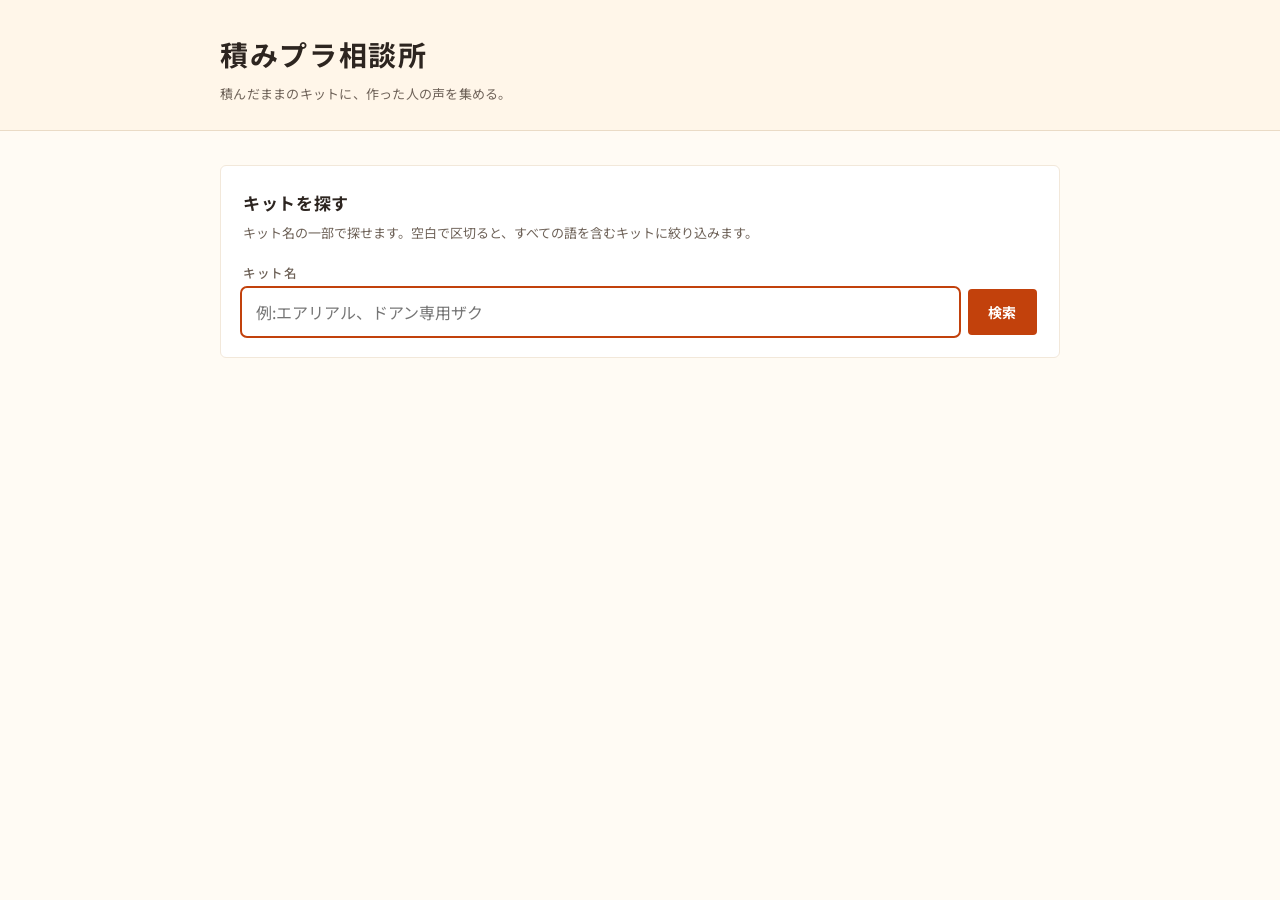
<file: index.html>
<!DOCTYPE html>
<html lang="ja">
<head>
<meta charset="UTF-8">
<meta name="viewport" content="width=device-width, initial-scale=1">
<title>積みプラ相談所</title>
<link rel="preconnect" href="https://fonts.googleapis.com">
<link rel="preconnect" href="https://fonts.gstatic.com" crossorigin>
<!-- 太さは 400・500・700 だけ読み込む。フォントの読み込みを待たずに画面を出す
     (読み込めない・遅いときは標準ゴシック体のまま表示される) -->
<link rel="stylesheet" href="https://fonts.googleapis.com/css2?family=Noto+Sans+JP:wght@400;500;700&display=swap" media="print" onload="this.media='all'">
<noscript><link rel="stylesheet" href="https://fonts.googleapis.com/css2?family=Noto+Sans+JP:wght@400;500;700&display=swap"></noscript>
<link rel="stylesheet" href="assets/style.css?v=3">
<script src="assets/boot.js?v=3" defer></script>
</head>
<body>

<header class="masthead">
  <div class="wrap">
    <h1><a href="./">積みプラ相談所</a></h1>
    <p>積んだままのキットに、作った人の声を集める。</p>
  </div>
</header>

<main class="wrap">
  <form class="panel" id="searchForm" role="search">
    <h2>キットを探す</h2>
    <p class="lead">キット名の一部で探せます。空白で区切ると、すべての語を含むキットに絞り込みます。</p>
    <label for="q">キット名</label>
    <div class="search-row">
      <input type="search" id="q" name="q" autocomplete="off" placeholder="例:エアリアル、ドアン専用ザク">
      <button class="btn" type="submit">検索</button>
    </div>
    <div class="error" id="error" role="alert" hidden></div>
  </form>

  <p class="status" id="status" aria-live="polite"></p>
  <div class="kit-grid" id="results"></div>
</main>

<script type="module">
import { searchKits } from './assets/api.js?v=3';
import { showError, hideError, markReady } from './assets/ui.js?v=3';

const form = document.getElementById('searchForm');
const input = document.getElementById('q');
const status = document.getElementById('status');
const results = document.getElementById('results');
const errorBox = document.getElementById('error');

let latest = 0; // 古い検索結果で上書きしないための番号

function kitCard({ kit, alias }) {
  const a = document.createElement('a');
  a.className = 'kit-card';
  a.href = `kit.html?id=${encodeURIComponent(kit.id)}`;

  const spine = document.createElement('span');
  spine.className = 'spine';
  spine.textContent = kit.scale || 'KIT';

  const body = document.createElement('span');
  body.className = 'body';
  const h3 = document.createElement('h3');
  h3.textContent = kit.name;
  const maker = document.createElement('p');
  maker.className = 'maker';
  maker.textContent = [kit.maker || 'メーカー不明', kit.scale].filter(Boolean).join(' / ');
  body.append(h3, maker);
  if (alias) {
    const hit = document.createElement('p');
    hit.className = 'hit';
    hit.textContent = `別名「${alias}」で一致`;
    body.append(hit);
  }
  a.append(spine, body);
  return a;
}

async function run(query) {
  const id = ++latest;
  hideError(errorBox);
  if (!query.trim()) {
    status.textContent = '';
    results.replaceChildren();
    return;
  }
  status.textContent = '検索しています…';
  try {
    const { kits, truncated } = await searchKits(query);
    if (id !== latest) return;
    results.replaceChildren(...kits.map(kitCard));
    status.textContent = kits.length
      ? `${kits.length}件見つかりました${truncated ? '(多いので先頭の50件まで。語を足して絞り込んでください)' : ''}`
      : '';
    if (!kits.length) {
      const empty = document.createElement('p');
      empty.className = 'empty';
      empty.textContent = `「${query.trim()}」に一致するキットは見つかりませんでした。短い語や別の書き方で試してください。`;
      results.replaceChildren(empty);
    }
  } catch (err) {
    if (id !== latest) return;
    status.textContent = '';
    results.replaceChildren();
    showError(errorBox, err, () => run(query));
  }
}

// 検索語を URL(?q=)に残す。詳細画面から「戻る」で結果に戻れる
function searchFromUrl() {
  const q = new URLSearchParams(location.search).get('q') ?? '';
  input.value = q;
  run(q);
}

form.addEventListener('submit', (e) => {
  e.preventDefault();
  const q = input.value.trim();
  const url = q ? `?q=${encodeURIComponent(q)}` : location.pathname;
  history.pushState(null, '', url);
  run(q);
});

// 入力の途中でも、少し止まったら検索する
let timer;
input.addEventListener('input', () => {
  clearTimeout(timer);
  timer = setTimeout(() => {
    const q = input.value.trim();
    history.replaceState(null, '', q ? `?q=${encodeURIComponent(q)}` : location.pathname);
    run(q);
  }, 350);
});

window.addEventListener('popstate', searchFromUrl);
markReady();
searchFromUrl();
input.focus();
</script>
</body>
</html>
</file>
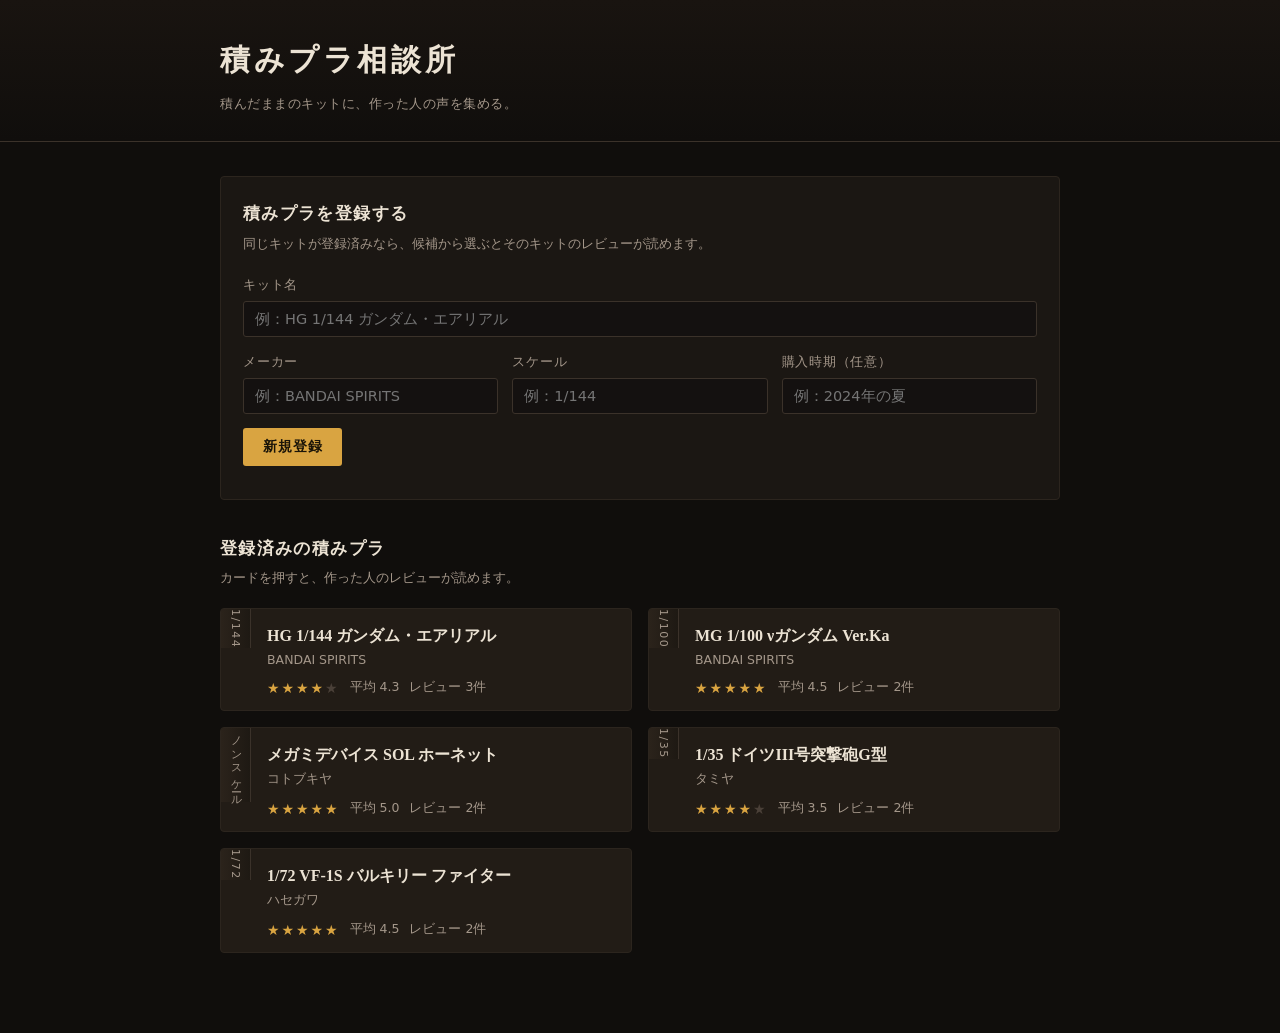
<file: prototype/index.html>
<!DOCTYPE html>
<html lang="ja">
<head>
<meta charset="UTF-8">
<meta name="viewport" content="width=device-width, initial-scale=1">
<title>積みプラ相談所</title>
<style>
:root{
  --bg:#100e0c;
  --panel:#1b1713;
  --card:#221c16;
  --line:#3b322a;
  --line-soft:#2c251e;
  --text:#ece3d4;
  --muted:#a4978a;
  --brass:#d9a441;
  --brass-soft:#7a5f2c;
  --alert:#e78066;
  --font-sans:"Hiragino Kaku Gothic ProN","Hiragino Sans","Yu Gothic","Noto Sans JP",system-ui,sans-serif;
  --font-serif:"Hiragino Mincho ProN","Yu Mincho","Noto Serif JP",serif;
}
*{box-sizing:border-box}
html,body{margin:0;padding:0}
body{
  background:var(--bg);
  color:var(--text);
  font-family:var(--font-sans);
  font-size:15px;
  line-height:1.75;
  -webkit-font-smoothing:antialiased;
}
.wrap{max-width:880px;margin:0 auto;padding:0 20px 80px}

/* ---- header ---- */
.masthead{
  border-bottom:1px solid var(--line);
  background:linear-gradient(180deg,#191410 0%,var(--bg) 100%);
  padding:34px 0 26px;
  margin-bottom:34px;
}
.masthead h1{
  font-family:var(--font-serif);
  font-size:30px;
  font-weight:600;
  letter-spacing:.12em;
  margin:0 0 6px;
}
.masthead p{margin:0;color:var(--muted);font-size:13px;letter-spacing:.04em}

/* ---- panels ---- */
.panel{
  background:var(--panel);
  border:1px solid var(--line-soft);
  border-radius:4px;
  padding:22px;
  margin-bottom:34px;
}
.panel h2,.section-title{
  font-family:var(--font-serif);
  font-size:17px;
  font-weight:600;
  letter-spacing:.08em;
  margin:0 0 4px;
}
.panel .lead{color:var(--muted);font-size:13px;margin:0 0 18px}

/* ---- form ---- */
.field{margin-bottom:14px;position:relative}
label{display:block;font-size:12.5px;color:var(--muted);margin-bottom:5px;letter-spacing:.06em}
input[type=text],input[type=url],textarea{
  width:100%;
  background:#141110;
  border:1px solid var(--line);
  border-radius:3px;
  color:var(--text);
  font-family:inherit;
  font-size:14.5px;
  padding:9px 11px;
}
textarea{resize:vertical;min-height:70px;line-height:1.7}
input:focus,textarea:focus{outline:2px solid var(--brass);outline-offset:1px;border-color:transparent}
.row{display:flex;gap:14px;flex-wrap:wrap}
.row .field{flex:1 1 190px}

button{font-family:inherit;cursor:pointer}
.btn{
  background:var(--brass);
  color:#1a1408;
  border:none;
  border-radius:3px;
  font-size:14px;
  font-weight:700;
  letter-spacing:.06em;
  padding:10px 20px;
}
.btn:hover{background:#e9b455}
.btn-ghost{
  background:transparent;
  color:var(--text);
  border:1px solid var(--line);
  border-radius:3px;
  font-size:13px;
  padding:7px 14px;
}
.btn-ghost:hover{border-color:var(--brass);color:var(--brass)}
:focus-visible{outline:2px solid var(--brass);outline-offset:2px}

.note{color:var(--muted);font-size:12px;margin:8px 0 0}
.error{color:var(--alert);font-size:13px;margin:10px 0 0;min-height:1px}

/* ---- suggest list ---- */
.suggest{
  position:absolute;
  z-index:20;
  left:0;right:0;top:100%;
  margin-top:3px;
  background:#15120f;
  border:1px solid var(--brass-soft);
  border-radius:3px;
  overflow:hidden;
  box-shadow:0 10px 24px rgba(0,0,0,.55);
}
.suggest[hidden]{display:none}
.suggest button{
  display:block;width:100%;text-align:left;
  background:none;border:none;border-bottom:1px solid var(--line-soft);
  color:var(--text);padding:9px 12px;font-size:14px;line-height:1.5;
}
.suggest button:last-child{border-bottom:none}
.suggest button:hover,.suggest button:focus{background:#221a10}
.suggest .meta{display:block;font-size:11.5px;color:var(--muted);letter-spacing:.04em}

/* ---- kit cards ---- */
.kit-grid{display:grid;grid-template-columns:repeat(auto-fill,minmax(270px,1fr));gap:16px}
.kit-card{
  display:grid;
  grid-template-columns:30px 1fr;
  background:var(--card);
  border:1px solid var(--line-soft);
  border-radius:4px;
  overflow:hidden;
  text-align:left;
  color:inherit;
  padding:0;
  font-family:inherit;
}
.kit-card:hover{border-color:var(--brass-soft)}
.kit-card .spine{
  writing-mode:vertical-rl;
  display:flex;align-items:center;justify-content:center;
  background:linear-gradient(90deg,#2b231b,#1e1913);
  border-right:1px solid var(--line);
  font-size:11px;letter-spacing:.14em;color:var(--muted);
}
.kit-card .body{padding:15px 16px 14px}
.kit-card h3{
  font-family:var(--font-serif);
  font-size:16px;font-weight:600;margin:0 0 4px;line-height:1.5;
}
.kit-card .maker{color:var(--muted);font-size:12.5px;margin:0 0 12px}
.kit-card .stat{display:flex;align-items:center;gap:10px;font-size:12.5px;color:var(--muted)}

/* ---- stars ---- */
.stars{color:var(--brass);letter-spacing:.14em;font-size:14px}
.stars .off{color:#4a4038}

/* ---- detail ---- */
.kit-head{border-left:3px solid var(--brass);padding-left:16px;margin-bottom:28px}
.kit-head h2{font-family:var(--font-serif);font-size:23px;font-weight:600;margin:0 0 6px;letter-spacing:.04em}
.kit-head .sub{color:var(--muted);font-size:13px;margin:0}
.topbar{display:flex;align-items:center;gap:14px;margin-bottom:22px}

.review{
  background:var(--card);
  border:1px solid var(--line-soft);
  border-radius:4px;
  padding:18px;
  margin-bottom:14px;
}
.review .who{display:flex;flex-wrap:wrap;align-items:baseline;gap:10px;margin-bottom:12px}
.review .name{font-weight:700;font-size:14.5px}
.review h4{
  font-family:var(--font-serif);
  font-size:13px;font-weight:600;color:var(--brass);
  margin:0 0 2px;letter-spacing:.1em;
}
.review .block+.block{margin-top:12px}
.review p{margin:0;font-size:14.5px}
.xlink{
  display:inline-block;margin-top:14px;
  background:transparent;border:1px solid var(--brass-soft);
  color:var(--brass);text-decoration:none;
  font-size:13px;font-weight:700;padding:7px 15px;border-radius:3px;
}
.xlink:hover{background:var(--brass);color:#1a1408;border-color:var(--brass)}

.empty{color:var(--muted);font-size:14px;background:var(--card);border:1px dashed var(--line);border-radius:4px;padding:22px;text-align:center}

/* ---- star input ---- */
.starpick{display:flex;gap:4px;align-items:center}
.starpick input{position:absolute;opacity:0;width:1px;height:1px}
.starpick label{
  margin:0;cursor:pointer;font-size:22px;line-height:1;color:#4a4038;padding:2px;
}
.starpick input:checked~label{color:#4a4038}
.starpick label.on{color:var(--brass)}
.starpick input:focus-visible+label{outline:2px solid var(--brass);outline-offset:2px}
.starpick .val{margin-left:8px;font-size:12.5px;color:var(--muted)}

[hidden]{display:none !important}
@media (max-width:520px){
  .masthead h1{font-size:25px}
  .wrap{padding:0 14px 60px}
}
</style>
</head>
<body>

<header class="masthead">
  <div class="wrap" style="padding-bottom:0">
    <h1>積みプラ相談所</h1>
    <p>積んだままのキットに、作った人の声を集める。</p>
  </div>
</header>

<main class="wrap">

  <!-- ============ 画面1：一覧 ============ -->
  <section id="view-list">

    <div class="panel">
      <h2>積みプラを登録する</h2>
      <p class="lead">同じキットが登録済みなら、候補から選ぶとそのキットのレビューが読めます。</p>

      <div class="field">
        <label for="kitName">キット名</label>
        <input type="text" id="kitName" autocomplete="off" placeholder="例：HG 1/144 ガンダム・エアリアル">
        <div class="suggest" id="suggest" hidden></div>
      </div>

      <div class="row">
        <div class="field">
          <label for="kitMaker">メーカー</label>
          <input type="text" id="kitMaker" autocomplete="off" placeholder="例：BANDAI SPIRITS">
        </div>
        <div class="field">
          <label for="kitScale">スケール</label>
          <input type="text" id="kitScale" autocomplete="off" placeholder="例：1/144">
        </div>
        <div class="field">
          <label for="kitBought">購入時期（任意）</label>
          <input type="text" id="kitBought" autocomplete="off" placeholder="例：2024年の夏">
        </div>
      </div>

      <button class="btn" id="addKitBtn">新規登録</button>
      <p class="error" id="kitError" role="alert"></p>
    </div>

    <h2 class="section-title">登録済みの積みプラ</h2>
    <p class="lead" style="color:var(--muted);font-size:13px;margin:0 0 18px">カードを押すと、作った人のレビューが読めます。</p>
    <div class="kit-grid" id="kitGrid"></div>
  </section>

  <!-- ============ 画面2：詳細 ============ -->
  <section id="view-detail" hidden>
    <div class="topbar">
      <button class="btn-ghost" id="backBtn">← 一覧に戻る</button>
    </div>

    <div class="kit-head">
      <h2 id="dName"></h2>
      <p class="sub" id="dSub"></p>
    </div>

    <h3 class="section-title">作った人のレビュー</h3>
    <p class="lead" style="color:var(--muted);font-size:13px;margin:0 0 18px" id="dCount"></p>
    <div id="reviewList"></div>

    <div class="panel" style="margin-top:34px">
      <h2>このキットのレビューを書く</h2>
      <p class="lead">積んでいる人の背中を押すつもりで、詰まったところも書いてもらえると助かります。</p>

      <div class="row">
        <div class="field">
          <label for="rUser">ユーザー名</label>
          <input type="text" id="rUser" autocomplete="off" placeholder="例：ぷらもの人">
        </div>
        <div class="field">
          <label for="rUrl">自分の完成ポストのURL</label>
          <input type="url" id="rUrl" autocomplete="off" placeholder="https://x.com/…（なくてもOK）">
        </div>
      </div>

      <div class="field">
        <label for="rImp">感想</label>
        <textarea id="rImp" placeholder="組んでみてどうだったか"></textarea>
      </div>

      <div class="field">
        <label for="rCau">制作の注意点</label>
        <textarea id="rCau" placeholder="ここで詰まる、ここは先にやる、など"></textarea>
      </div>

      <div class="field">
        <span style="display:block;font-size:12.5px;color:var(--muted);margin-bottom:5px;letter-spacing:.06em">モチベ度</span>
        <div class="starpick" id="starPick"></div>
      </div>

      <button class="btn" id="postBtn">レビューを投稿する</button>
      <p class="error" id="rError" role="alert"></p>
    </div>
  </section>

</main>

<script>
/* ========== データ（ベタ書き・リロードで初期状態に戻ります） ========== */
let nextId = 100;
const kits = [
  {
    id: 1,
    name: "HG 1/144 ガンダム・エアリアル",
    maker: "BANDAI SPIRITS",
    scale: "1/144",
    bought: "2023年の夏",
    reviews: [
      { user:"にっぱー小僧", url:"https://x.com/example/status/1811110000000001",
        impression:"HGなのに色分けがほぼ完璧で、素組みでも写真が撮れる出来。シェルユニットの透明パーツが光を拾うので、飾ったときの満足度が高いです。",
        caution:"ビームライフルの保持がゆるくなりやすいので、握り手側に薄くプラ板を貼るか流し込みを一滴。シェルユニットは接着剤のはみ出しが目立つので接着は最小限に。",
        motivation:5 },
      { user:"週末モデラーTAK", url:"https://x.com/example/status/1811110000000002",
        impression:"3時間で形になりました。積み崩しの一発目にちょうどいい重さです。",
        caution:"白パーツにゲート跡が残りやすいので、二度切りしてからヤスリ。合わせ目はほぼ出ません。",
        motivation:4 },
      { user:"赤い彗星の弟", url:"",
        impression:"スカートのスラスターまわりだけ塗れば一気に締まります。全塗装しなくても十分。",
        caution:"腰のアーマーが外れやすいので、ポーズをつけるときは先に足回りを決めてから。",
        motivation:4 }
    ]
  },
  {
    id: 2,
    name: "MG 1/100 νガンダム Ver.Ka",
    maker: "BANDAI SPIRITS",
    scale: "1/100",
    bought: "2021年の冬",
    reviews: [
      { user:"フィンファンネル中毒", url:"https://x.com/example/status/1811110000000011",
        impression:"組み立て時間は長いけれど、フレームが組み上がった時点でもう満足。完成後の存在感は積んでいる価値があります。",
        caution:"ファンネルのラックが自重で下がるので、接続部は擦り合わせて調整必須。説明書のステップを飛ばすと後戻りが大変なので順番通りに。",
        motivation:5 },
      { user:"月曜から夜更かし塗装", url:"https://x.com/example/status/1811110000000012",
        impression:"白の面積が広いので、塗るなら下地から計画したほうが幸せになれます。素組みでも十分きれい。",
        caution:"デカールの量がとにかく多い。一日で貼り切ろうとせず、三日に分けたほうが精度が上がります。",
        motivation:4 }
    ]
  },
  {
    id: 3,
    name: "メガミデバイス SOL ホーネット",
    maker: "コトブキヤ",
    scale: "ノンスケール",
    bought: "2024年の春",
    reviews: [
      { user:"顔だけ三日かけた人", url:"https://x.com/example/status/1811110000000021",
        impression:"顔のタンポ印刷がきれいで、素組みでも完成度が高いです。武装のボリュームがあるので、飾ったときの画になり方が段違い。",
        caution:"関節が固い箇所があるので、初動は少しずつ。髪パーツの合わせ目は消すなら組む前に。",
        motivation:5 },
      { user:"マットコート信者", url:"https://x.com/example/status/1811110000000022",
        impression:"肌パーツにつや消しを一吹きするだけで写真映えが変わります。",
        caution:"つや消しは顔に乗せすぎると印刷が白っぽくなるので、顔だけマスキングするのが安全です。",
        motivation:5 }
    ]
  },
  {
    id: 4,
    name: "1/35 ドイツIII号突撃砲G型",
    maker: "タミヤ",
    scale: "1/35",
    bought: "いつ買ったか不明",
    reviews: [
      { user:"土曜のウェザリング", url:"https://x.com/example/status/1811110000000031",
        impression:"パーツ数が少なく、汚しの練習台として最高です。スミ入れとドライブラシだけでそれらしくなります。",
        caution:"履帯は組んだあとだと塗りにくいので、車体に付ける前に塗装を済ませるのがおすすめ。",
        motivation:4 },
      { user:"ミリタリー初心者", url:"",
        impression:"AFVの一作目に選んで正解でした。説明書がわかりやすい。",
        caution:"小さい工具類のパーツが飛びやすいので、ランナーから切る前に受け皿を用意しておくこと。",
        motivation:3 }
    ]
  },
  {
    id: 5,
    name: "1/72 VF-1S バルキリー ファイター",
    maker: "ハセガワ",
    scale: "1/72",
    bought: "2022年の秋",
    reviews: [
      { user:"デカール沼", url:"https://x.com/example/status/1811110000000041",
        impression:"ファイター形態専用なので構造がシンプル。面がきれいなので塗装の練習にちょうどいいキットです。",
        caution:"機首の合わせ目が目立つ位置に出ます。パテを使わないなら、先に接着して乾燥時間をしっかり取るのが近道。",
        motivation:4 },
      { user:"透明パーツ恐怖症", url:"https://x.com/example/status/1811110000000042",
        impression:"小さいのに情報量があって、完成後に手に取る回数が多い一機。",
        caution:"キャノピーは接着剤の白化に注意。木工用ボンドか専用の接着剤を使うと安心です。",
        motivation:5 }
    ]
  }
];

/* ========== ユーティリティ ========== */
const $ = id => document.getElementById(id);
function esc(s){
  return String(s).replace(/[&<>"']/g, c => ({'&':'&amp;','<':'&lt;','>':'&gt;','"':'&quot;',"'":'&#39;'}[c]));
}
function avg(kit){
  if(!kit.reviews.length) return 0;
  return kit.reviews.reduce((a,r)=>a+r.motivation,0) / kit.reviews.length;
}
function starsHTML(n){
  const filled = Math.round(n);
  let out = '';
  for(let i=1;i<=5;i++) out += i<=filled ? '★' : '<span class="off">★</span>';
  return '<span class="stars">'+out+'</span>';
}
function isXUrl(v){
  let s = v.trim();
  if(!s) return false;
  if(!/^https?:\/\//i.test(s)) s = 'https://' + s;
  try{
    const h = new URL(s).hostname.toLowerCase().replace(/^www\./,'').replace(/^mobile\./,'');
    return h === 'x.com' || h === 'twitter.com';
  }catch(e){ return false; }
}
function normalizeUrl(v){
  const s = v.trim();
  return /^https?:\/\//i.test(s) ? s : 'https://' + s;
}

/* ========== 画面切り替え ========== */
let currentKitId = null;
function showList(){
  $('view-detail').hidden = true;
  $('view-list').hidden = false;
  currentKitId = null;
  renderKits();
  window.scrollTo(0,0);
}
function showDetail(id){
  currentKitId = id;
  $('view-list').hidden = true;
  $('view-detail').hidden = false;
  renderDetail();
  window.scrollTo(0,0);
}

/* ========== 一覧の描画 ========== */
function renderKits(){
  const grid = $('kitGrid');
  if(!kits.length){
    grid.innerHTML = '<p class="empty">まだ1件も登録されていません。上のフォームから積みプラを登録してください。</p>';
    return;
  }
  grid.innerHTML = kits.map(k => `
    <button class="kit-card" data-id="${k.id}">
      <span class="spine">${esc(k.scale || '—')}</span>
      <span class="body">
        <h3>${esc(k.name)}</h3>
        <p class="maker">${esc(k.maker || 'メーカー未入力')}</p>
        <span class="stat">
          ${starsHTML(avg(k))}
          <span>${k.reviews.length ? '平均 ' + avg(k).toFixed(1) : 'レビュー募集中'}</span>
          <span>レビュー ${k.reviews.length}件</span>
        </span>
      </span>
    </button>`).join('');
  grid.querySelectorAll('.kit-card').forEach(el => {
    el.addEventListener('click', () => showDetail(Number(el.dataset.id)));
  });
}

/* ========== 候補表示（部分一致・最大5件） ========== */
const nameInput = $('kitName');
const suggestBox = $('suggest');

function renderSuggest(){
  const q = nameInput.value.trim().toLowerCase();
  if(!q){ suggestBox.hidden = true; suggestBox.innerHTML=''; return; }
  const hits = kits.filter(k => k.name.toLowerCase().includes(q)).slice(0,5);
  if(!hits.length){ suggestBox.hidden = true; suggestBox.innerHTML=''; return; }
  suggestBox.innerHTML = hits.map(k => `
    <button type="button" data-id="${k.id}">
      ${esc(k.name)}
      <span class="meta">${esc(k.maker || 'メーカー未入力')} / レビュー ${k.reviews.length}件</span>
    </button>`).join('');
  suggestBox.hidden = false;
  suggestBox.querySelectorAll('button').forEach(b => {
    b.addEventListener('click', () => {
      suggestBox.hidden = true;
      clearKitForm();
      showDetail(Number(b.dataset.id));
    });
  });
}
nameInput.addEventListener('input', renderSuggest);
nameInput.addEventListener('focus', renderSuggest);
document.addEventListener('click', e => {
  if(!suggestBox.contains(e.target) && e.target !== nameInput) suggestBox.hidden = true;
});
nameInput.addEventListener('keydown', e => { if(e.key === 'Escape') suggestBox.hidden = true; });

/* ========== 新規登録 ========== */
function clearKitForm(){
  ['kitName','kitMaker','kitScale','kitBought'].forEach(id => $(id).value = '');
  $('kitError').textContent = '';
}
$('addKitBtn').addEventListener('click', () => {
  const name = $('kitName').value.trim();
  const err = $('kitError');
  if(!name){ err.textContent = 'キット名を入力してください。'; nameInput.focus(); return; }
  kits.unshift({
    id: nextId++,
    name,
    maker: $('kitMaker').value.trim(),
    scale: $('kitScale').value.trim(),
    bought: $('kitBought').value.trim(),
    reviews: []
  });
  clearKitForm();
  suggestBox.hidden = true;
  renderKits();
});

/* ========== 詳細の描画 ========== */
function renderDetail(){
  const kit = kits.find(k => k.id === currentKitId);
  if(!kit){ showList(); return; }

  $('dName').textContent = kit.name;
  const parts = [kit.maker || 'メーカー未入力', kit.scale || 'スケール未入力'];
  if(kit.bought) parts.push('購入：' + kit.bought);
  $('dSub').textContent = parts.join('　/　');
  $('dCount').textContent = kit.reviews.length
    ? kit.reviews.length + '件　平均モチベ度 ' + avg(kit).toFixed(1)
    : '';

  const list = $('reviewList');
  if(!kit.reviews.length){
    list.innerHTML = '<p class="empty">まだレビューがありません。作った人の1件目になってください。</p>';
    return;
  }
  list.innerHTML = kit.reviews.map(r => {
    const link = r.url
      ? `<a class="xlink" href="${esc(normalizeUrl(r.url))}" target="_blank" rel="noopener">完成写真を見る（X）</a>`
      : '';
    const imp = r.impression
      ? `<div class="block"><h4>感想</h4><p>${esc(r.impression)}</p></div>` : '';
    const cau = r.caution
      ? `<div class="block"><h4>制作の注意点</h4><p>${esc(r.caution)}</p></div>` : '';
    return `<article class="review">
      <div class="who">
        <span class="name">${esc(r.user)}</span>
        ${starsHTML(r.motivation)}
        <span style="color:var(--muted);font-size:12.5px">モチベ度 ${r.motivation}</span>
      </div>
      ${imp}${cau}${link}
    </article>`;
  }).join('');
}

/* ========== モチベ度の星入力 ========== */
let pickedStar = 5;
function buildStarPick(){
  const box = $('starPick');
  box.innerHTML = '';
  for(let i=1;i<=5;i++){
    const input = document.createElement('input');
    input.type = 'radio'; input.name = 'motivation'; input.id = 'st'+i; input.value = i;
    if(i === pickedStar) input.checked = true;
    const label = document.createElement('label');
    label.htmlFor = 'st'+i; label.textContent = '★';
    label.setAttribute('aria-label', i + '段階');
    input.addEventListener('change', () => { pickedStar = i; paintStars(); });
    box.appendChild(input); box.appendChild(label);
  }
  const val = document.createElement('span');
  val.className = 'val'; val.id = 'starVal';
  box.appendChild(val);
  paintStars();
}
function paintStars(){
  const labels = $('starPick').querySelectorAll('label');
  labels.forEach((l,idx) => l.classList.toggle('on', idx < pickedStar));
  $('starVal').textContent = pickedStar + ' / 5';
}

/* ========== レビュー投稿 ========== */
$('postBtn').addEventListener('click', () => {
  const kit = kits.find(k => k.id === currentKitId);
  if(!kit) return;
  const err = $('rError');
  const user = $('rUser').value.trim();
  const url  = $('rUrl').value.trim();
  const imp  = $('rImp').value.trim();
  const cau  = $('rCau').value.trim();

  if(!user){ err.textContent = 'ユーザー名を入力してください。'; $('rUser').focus(); return; }
  if(!imp && !cau){ err.textContent = '感想か注意点のどちらかは書いてください。'; $('rImp').focus(); return; }
  if(url && !isXUrl(url)){ err.textContent = 'Xのポストのリンクを貼ってください'; $('rUrl').focus(); return; }

  kit.reviews.push({ user, url, impression: imp, caution: cau, motivation: pickedStar });
  $('rUser').value = ''; $('rUrl').value = ''; $('rImp').value = ''; $('rCau').value = '';
  err.textContent = '';
  pickedStar = 5; buildStarPick();
  renderDetail();
  document.querySelector('#reviewList .review:last-child').scrollIntoView({block:'center'});
});

$('backBtn').addEventListener('click', showList);

/* ========== 初期化 ========== */
buildStarPick();
renderKits();
</script>
</body>
</html>
</file>
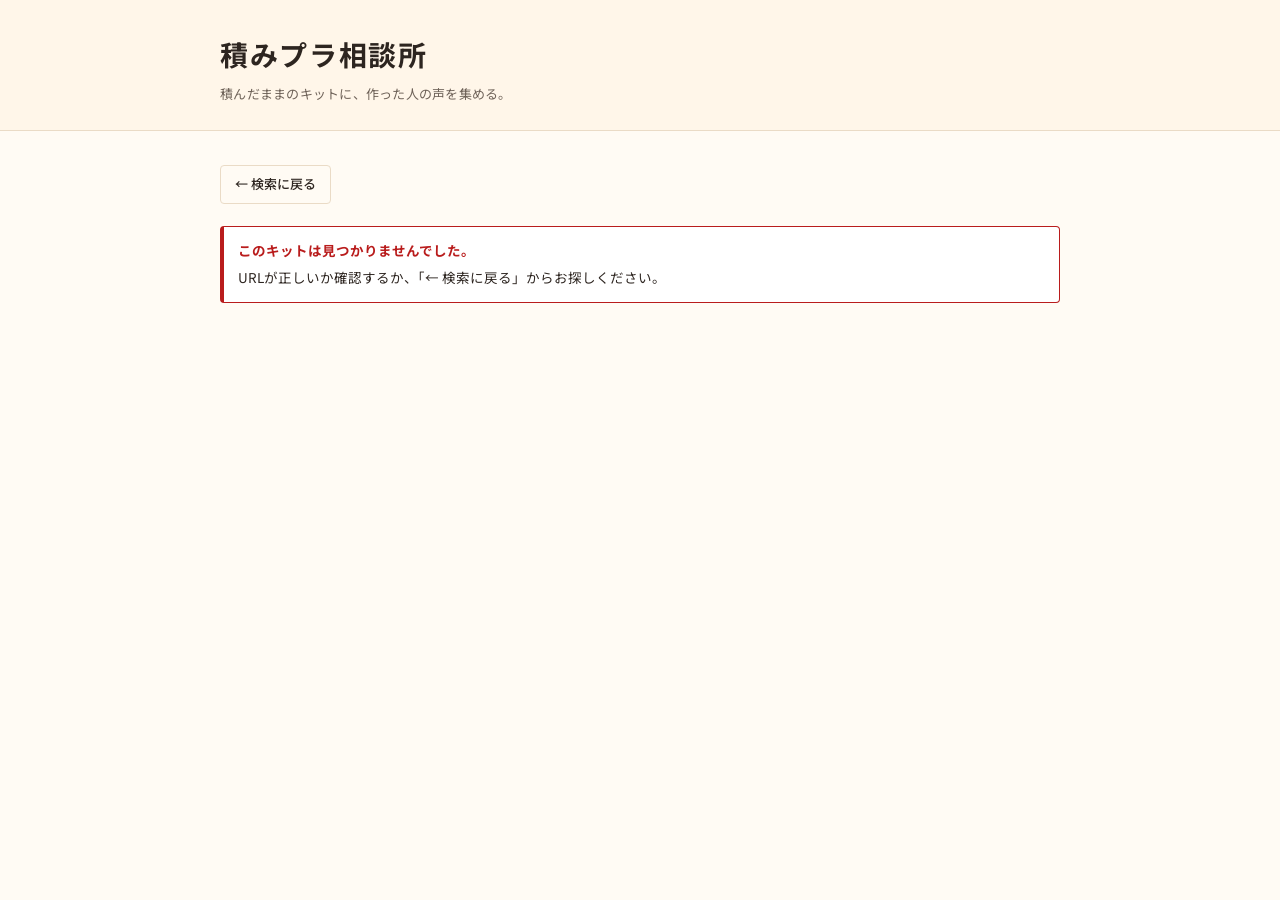
<file: kit.html>
<!DOCTYPE html>
<html lang="ja">
<head>
<meta charset="UTF-8">
<meta name="viewport" content="width=device-width, initial-scale=1">
<title>キット詳細 | 積みプラ相談所</title>
<link rel="preconnect" href="https://fonts.googleapis.com">
<link rel="preconnect" href="https://fonts.gstatic.com" crossorigin>
<!-- 太さは 400・500・700 だけ読み込む。フォントの読み込みを待たずに画面を出す
     (読み込めない・遅いときは標準ゴシック体のまま表示される) -->
<link rel="stylesheet" href="https://fonts.googleapis.com/css2?family=Noto+Sans+JP:wght@400;500;700&display=swap" media="print" onload="this.media='all'">
<noscript><link rel="stylesheet" href="https://fonts.googleapis.com/css2?family=Noto+Sans+JP:wght@400;500;700&display=swap"></noscript>
<link rel="stylesheet" href="assets/style.css?v=3">
<script src="assets/boot.js?v=3" defer></script>
</head>
<body>

<header class="masthead">
  <div class="wrap">
    <h1><a href="./">積みプラ相談所</a></h1>
    <p>積んだままのキットに、作った人の声を集める。</p>
  </div>
</header>

<main class="wrap">
  <div class="topbar">
    <a class="btn-ghost" id="backLink" href="./">← 検索に戻る</a>
  </div>

  <p class="status" id="status" aria-live="polite">読み込んでいます…</p>
  <div class="error" id="error" role="alert" hidden></div>

  <section id="kit" hidden>
    <div class="kit-head">
      <h2 id="name"></h2>
    </div>
    <dl class="spec">
      <dt>メーカー</dt><dd id="maker"></dd>
      <dt>スケール</dt><dd id="scale"></dd>
    </dl>
  </section>
</main>

<script type="module">
import { getKit, AppError } from './assets/api.js?v=3';
import { showError, hideError, markReady } from './assets/ui.js?v=3';

const status = document.getElementById('status');
const errorBox = document.getElementById('error');
const kitSection = document.getElementById('kit');

// 検索画面から来たときは、ブラウザの「戻る」と同じ動きにして検索結果に戻す
const backLink = document.getElementById('backLink');
if (document.referrer && new URL(document.referrer).origin === location.origin && history.length > 1) {
  backLink.addEventListener('click', (e) => { e.preventDefault(); history.back(); });
}

function setValue(el, value, fallback) {
  el.textContent = value || fallback;
  el.classList.toggle('unknown', !value);
}

async function load() {
  hideError(errorBox);
  status.hidden = false;
  status.textContent = '読み込んでいます…';
  try {
    const id = new URLSearchParams(location.search).get('id');
    let kit = await getKit(id);
    // 統合済みのキットなら統合先を表示する(最大5回までたどる)
    for (let i = 0; kit && kit.merged_into && i < 5; i++) {
      kit = await getKit(kit.merged_into);
    }
    if (kit && kit.id !== id) history.replaceState(null, '', `?id=${encodeURIComponent(kit.id)}`);

    status.hidden = true;
    if (!kit) {
      showError(errorBox, new AppError('このキットは見つかりませんでした。',
        'URLが正しいか確認するか、「← 検索に戻る」からお探しください。'));
      return;
    }
    document.title = `${kit.name} | 積みプラ相談所`;
    document.getElementById('name').textContent = kit.name;
    setValue(document.getElementById('maker'), kit.maker, '不明');
    setValue(document.getElementById('scale'), kit.scale, '表記なし');
    kitSection.hidden = false;
  } catch (err) {
    status.hidden = true;
    showError(errorBox, err, load);
  }
}

markReady();
load();
</script>
</body>
</html>
</file>
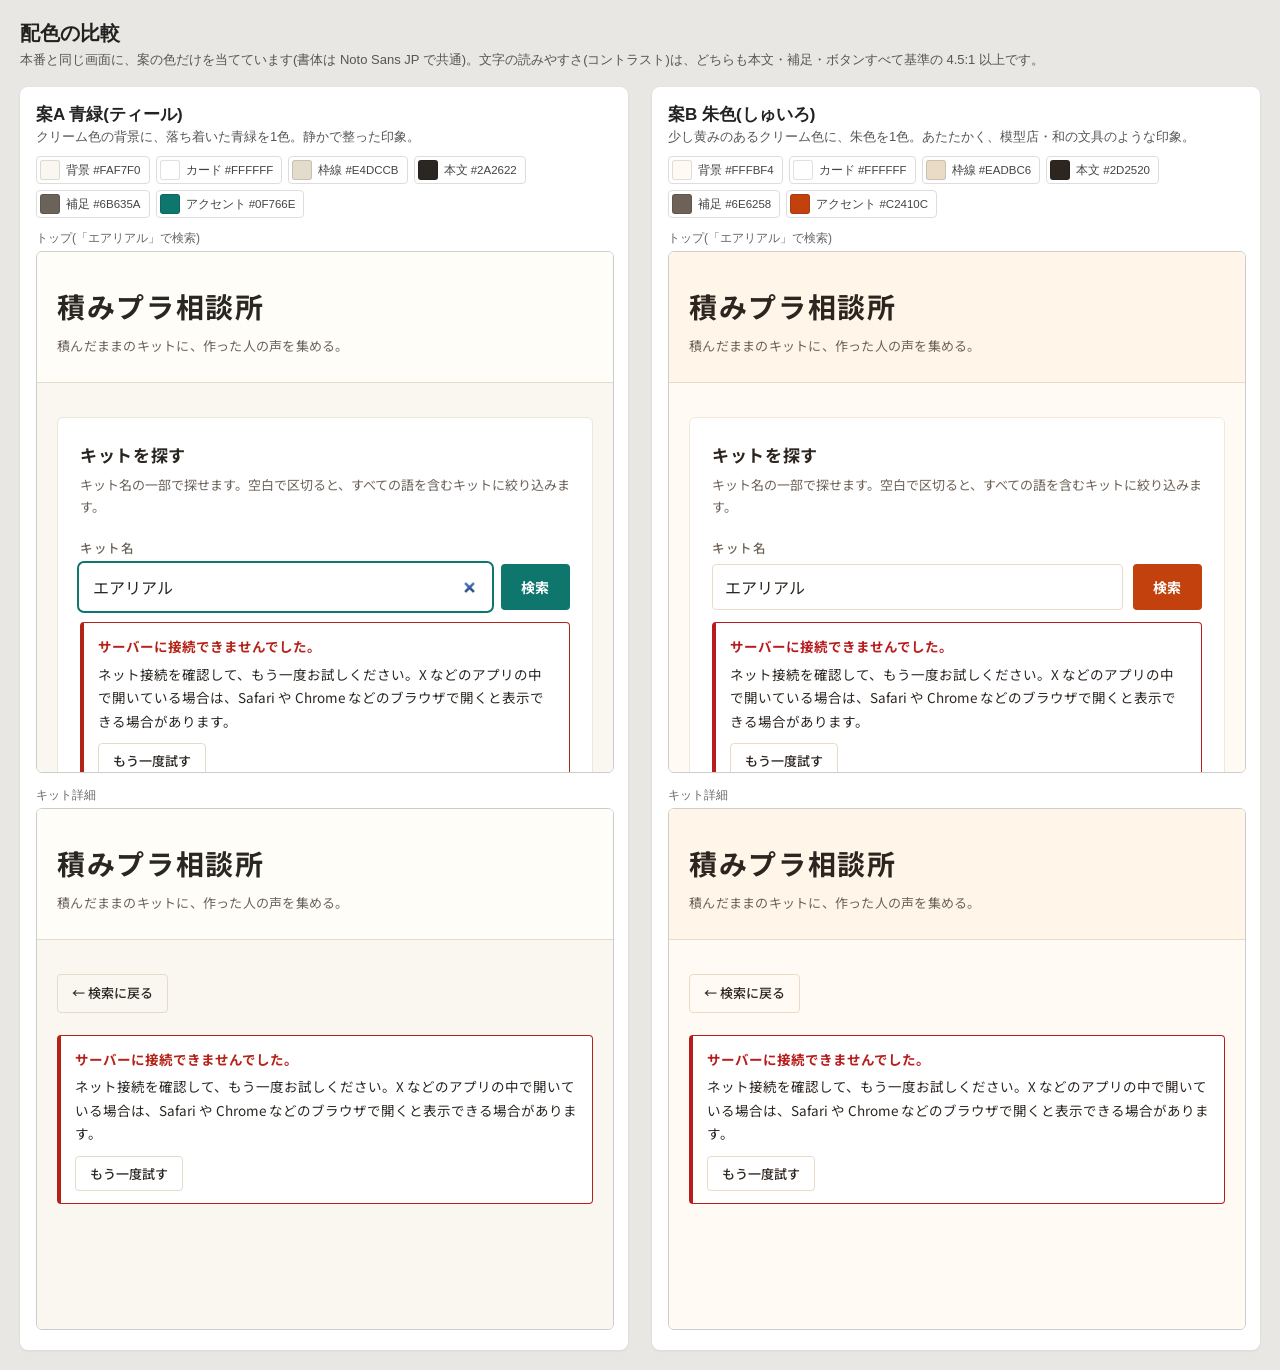
<file: prototype/palette-compare.html>
<!DOCTYPE html>
<html lang="ja">
<head>
<meta charset="UTF-8">
<meta name="viewport" content="width=device-width, initial-scale=1">
<title>配色の比較</title>
<!-- 配色を選ぶための一時的な比較ページ。本番の画面(index.html / kit.html)に、案の色だけを差し込んで並べる -->
<style>
  body{margin:0;padding:20px;background:#e9e7e3;color:#222;font-family:"Noto Sans JP","Yu Gothic UI","Hiragino Sans",Meiryo,sans-serif}
  h1{font-size:20px;margin:0 0 4px}
  .intro{font-size:13px;color:#555;margin:0 0 18px}
  .cols{display:grid;grid-template-columns:repeat(auto-fit,minmax(420px,1fr));gap:24px}
  .col{background:#fff;border-radius:8px;padding:16px;box-shadow:0 1px 3px rgba(0,0,0,.08)}
  .col h2{font-size:17px;margin:0 0 2px}
  .col p{font-size:13px;color:#555;margin:0 0 10px}
  .swatches{display:flex;flex-wrap:wrap;gap:6px;margin:0 0 12px;padding:0;list-style:none}
  .swatches li{display:flex;align-items:center;gap:6px;font-size:11.5px;color:#444;border:1px solid #ddd;border-radius:4px;padding:3px 8px 3px 3px}
  .swatches i{display:block;width:18px;height:18px;border-radius:3px;border:1px solid rgba(0,0,0,.12)}
  .frame-label{font-size:12px;color:#666;margin:10px 0 4px}
  iframe{width:100%;height:520px;border:1px solid #ccc;border-radius:6px;background:#fff}
</style>
</head>
<body>
<h1>配色の比較</h1>
<p class="intro">本番と同じ画面に、案の色だけを当てています(書体は Noto Sans JP で共通)。文字の読みやすさ(コントラスト)は、どちらも本文・補足・ボタンすべて基準の 4.5:1 以上です。</p>
<div class="cols" id="cols"></div>

<script>
const PALETTES = {
  A: {
    title: '案A 青緑(ティール)',
    note: 'クリーム色の背景に、落ち着いた青緑を1色。静かで整った印象。',
    colors: {
      '--bg': '#FAF7F0', '--masthead-bg': '#FFFDF8', '--panel': '#FFFFFF', '--card': '#FFFFFF',
      '--spine': '#F3EEE3', '--input-bg': '#FFFFFF', '--line': '#E4DCCB', '--line-soft': '#EDE7DA',
      '--text': '#2A2622', '--muted': '#6B635A', '--accent': '#0F766E', '--accent-hover': '#0B5F58',
      '--accent-soft': '#9CCFC9', '--on-accent': '#FFFFFF', '--alert': '#B42318',
    },
  },
  B: {
    title: '案B 朱色(しゅいろ)',
    note: '少し黄みのあるクリーム色に、朱色を1色。あたたかく、模型店・和の文具のような印象。',
    colors: {
      '--bg': '#FFFBF4', '--masthead-bg': '#FFF6E9', '--panel': '#FFFFFF', '--card': '#FFFFFF',
      '--spine': '#FBEFDF', '--input-bg': '#FFFFFF', '--line': '#EADBC6', '--line-soft': '#F2E8DA',
      '--text': '#2D2520', '--muted': '#6E6258', '--accent': '#C2410C', '--accent-hover': '#9A3412',
      '--accent-soft': '#F2B899', '--on-accent': '#FFFFFF', '--alert': '#B91C1C',
    },
  },
};
const PAGES = [
  ['トップ(「エアリアル」で検索)', '../index.html?q=' + encodeURIComponent('エアリアル')],
  ['キット詳細', '../kit.html?id=1ed22d07-1692-58bc-896e-2981333f61a0'],
];
const SHOWN = [['--bg', '背景'], ['--card', 'カード'], ['--line', '枠線'], ['--text', '本文'], ['--muted', '補足'], ['--accent', 'アクセント']];

const cols = document.getElementById('cols');
for (const [key, p] of Object.entries(PALETTES)) {
  const col = document.createElement('section');
  col.className = 'col';
  col.innerHTML = `<h2></h2><p></p><ul class="swatches"></ul>`;
  col.querySelector('h2').textContent = p.title;
  col.querySelector('p').textContent = p.note;
  const ul = col.querySelector('ul');
  for (const [v, name] of SHOWN) {
    const li = document.createElement('li');
    li.innerHTML = '<i></i><span></span>';
    li.querySelector('i').style.background = p.colors[v];
    li.querySelector('span').textContent = `${name} ${p.colors[v]}`;
    ul.append(li);
  }
  for (const [label, src] of PAGES) {
    const cap = document.createElement('div');
    cap.className = 'frame-label';
    cap.textContent = label;
    const frame = document.createElement('iframe');
    frame.title = `${p.title} ${label}`;
    frame.src = src;
    // 同じサイト内の画面なので、読み込み後に案の色を上書きできる
    frame.addEventListener('load', () => {
      const style = frame.contentDocument.createElement('style');
      style.textContent = `:root{${Object.entries(p.colors).map(([k, v]) => `${k}:${v}`).join(';')}}`;
      frame.contentDocument.head.append(style);
    });
    col.append(cap, frame);
  }
  cols.append(col);
}
</script>
</body>
</html>
</file>
<file: assets/style.css>
/* 積みプラ相談所 共通スタイル */

/* 色はすべてここで決める(下のルールでは色を直接書かない)
   配色: 案B 朱色(クリーム色の背景 + アクセントは朱色1色)。比較は prototype/palette-compare.html */
:root{
  --bg:#FFFBF4;            /* ページの背景 */
  --masthead-bg:#FFF6E9;   /* ヘッダーの背景 */
  --panel:#FFFFFF;         /* 検索パネルの背景 */
  --card:#FFFFFF;          /* カードの背景 */
  --spine:#FBEFDF;         /* カード左の背表紙 */
  --input-bg:#FFFFFF;      /* 入力欄の背景 */
  --line:#EADBC6;          /* 枠線 */
  --line-soft:#F2E8DA;     /* 薄い枠線 */
  --text:#2D2520;          /* 本文 */
  --muted:#6E6258;         /* 補足の文字 */
  --accent:#C2410C;        /* アクセント(ボタン・リンク・強調) */
  --accent-hover:#9A3412;  /* ボタンにマウスを乗せたとき */
  --accent-soft:#F2B899;   /* アクセントの薄い版(カードの枠など) */
  --on-accent:#FFFFFF;     /* アクセント色の上の文字 */
  --alert:#B91C1C;         /* エラー */

  /* Noto Sans JP が読み込めないときは、端末の標準ゴシック体で表示する */
  --font-sans:"Noto Sans JP","Hiragino Kaku Gothic ProN","Hiragino Sans","Yu Gothic UI","Yu Gothic",Meiryo,system-ui,sans-serif;
}
*{box-sizing:border-box}
html,body{margin:0;padding:0}
body{
  background:var(--bg);
  color:var(--text);
  font-family:var(--font-sans);
  font-weight:400;
  font-size:15px;
  line-height:1.75;
  -webkit-font-smoothing:antialiased;
}
a{color:var(--accent)}
.wrap{max-width:880px;margin:0 auto;padding:0 20px 80px}

/* ---- header ---- */
.masthead{
  border-bottom:1px solid var(--line);
  background:var(--masthead-bg);
  padding:30px 0 24px;
  margin-bottom:34px;
}
.masthead .wrap{padding-bottom:0}
.masthead h1{
  font-size:28px;
  font-weight:700;
  letter-spacing:.06em;
  margin:0 0 4px;
}
.masthead h1 a{color:inherit;text-decoration:none}
.masthead p{margin:0;color:var(--muted);font-size:13px;letter-spacing:.02em}

/* ---- panels ---- */
.panel{
  background:var(--panel);
  border:1px solid var(--line-soft);
  border-radius:6px;
  padding:22px;
  margin-bottom:34px;
}
.panel h2,.section-title{
  font-size:17px;
  font-weight:700;
  letter-spacing:.04em;
  margin:0 0 4px;
}
.lead{color:var(--muted);font-size:13px;margin:0 0 18px}

/* ---- form ---- */
label{display:block;font-size:12.5px;font-weight:500;color:var(--muted);margin-bottom:5px;letter-spacing:.04em}
input[type=search]{
  width:100%;
  background:var(--input-bg);
  border:1px solid var(--line);
  border-radius:4px;
  color:var(--text);
  font-family:inherit;
  font-size:16px;
  padding:10px 12px;
}
input:focus{outline:2px solid var(--accent);outline-offset:1px;border-color:transparent}
:focus-visible{outline:2px solid var(--accent);outline-offset:2px}
.search-row{display:flex;gap:10px}
.search-row input{flex:1}

button{font-family:inherit;cursor:pointer}
.btn{
  background:var(--accent);
  color:var(--on-accent);
  border:none;
  border-radius:4px;
  font-size:14px;
  font-weight:700;
  letter-spacing:.04em;
  padding:10px 20px;
  white-space:nowrap;
}
.btn:hover{background:var(--accent-hover)}
.btn-ghost{
  display:inline-block;
  background:transparent;
  color:var(--text);
  border:1px solid var(--line);
  border-radius:4px;
  font-size:13px;
  font-weight:500;
  padding:7px 14px;
  text-decoration:none;
}
.btn-ghost:hover{border-color:var(--accent);color:var(--accent)}

.note{color:var(--muted);font-size:12px;margin:8px 0 0}
.error{
  color:var(--text);
  font-size:13.5px;
  margin:12px 0 0;
  padding:12px 14px;
  background:var(--card);
  border:1px solid var(--alert);
  border-left-width:4px;
  border-radius:4px;
}
.error p{margin:0}
.error .error-what{color:var(--alert);font-weight:700}
.error .error-how{margin-top:4px}
.error .btn-ghost{margin-top:10px}
.status{color:var(--muted);font-size:13px;margin:0 0 14px;min-height:1.75em}

/* ---- kit cards ---- */
.kit-grid{display:grid;grid-template-columns:repeat(auto-fill,minmax(270px,1fr));gap:16px}
.kit-card{
  display:grid;
  grid-template-columns:30px 1fr;
  background:var(--card);
  border:1px solid var(--line-soft);
  border-radius:6px;
  overflow:hidden;
  color:inherit;
  text-decoration:none;
}
.kit-card:hover,.kit-card:focus-visible{border-color:var(--accent-soft)}
.kit-card .spine{
  writing-mode:vertical-rl;
  display:flex;align-items:center;justify-content:center;
  background:var(--spine);
  border-right:1px solid var(--line);
  font-size:11px;font-weight:500;letter-spacing:.1em;color:var(--muted);
}
.kit-card .body{padding:14px 16px 13px;min-width:0}
.kit-card h3{
  font-size:15.5px;font-weight:500;margin:0 0 4px;line-height:1.55;
  overflow-wrap:anywhere;
}
.kit-card .maker{color:var(--muted);font-size:12.5px;margin:0}
.kit-card .hit{color:var(--accent);font-size:12px;font-weight:500;margin:6px 0 0}

/* ---- detail ---- */
.topbar{display:flex;align-items:center;gap:14px;margin-bottom:22px}
.kit-head{border-left:3px solid var(--accent);padding-left:16px;margin-bottom:28px}
.kit-head h2{font-size:22px;font-weight:700;margin:0 0 6px;letter-spacing:.02em;line-height:1.5;overflow-wrap:anywhere}
.spec{display:grid;grid-template-columns:auto 1fr;gap:6px 20px;margin:0;font-size:14.5px}
.spec dt{color:var(--muted);font-size:13px;font-weight:500}
.spec dd{margin:0}
.spec .unknown{color:var(--muted)}

.empty{color:var(--muted);font-size:14px;background:var(--card);border:1px dashed var(--line);border-radius:6px;padding:22px;text-align:center}

[hidden]{display:none !important}
@media (max-width:520px){
  .masthead h1{font-size:24px}
  .wrap{padding:0 16px 60px}
}
</file>
